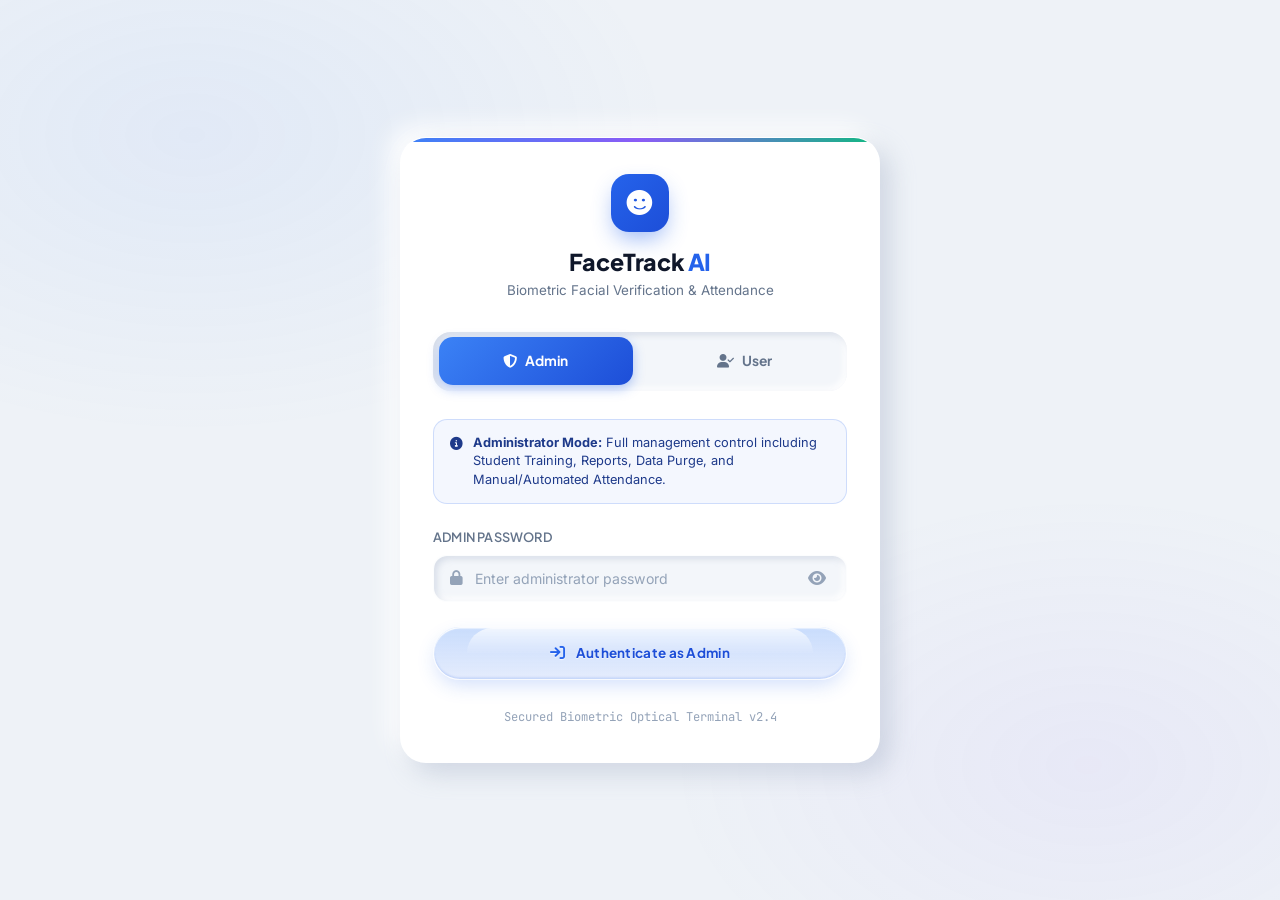
<file: templates/login.html>
<!DOCTYPE html>
<html lang="en">

<head>
    <meta charset="UTF-8">
    <meta name="viewport" content="width=device-width, initial-scale=1.0">
    <title>Login | FaceTrack AI Biometric Access</title>

    <!-- Google Fonts -->
    <link rel="preconnect" href="https://fonts.googleapis.com">
    <link rel="preconnect" href="https://fonts.gstatic.com" crossorigin>
    <link href="https://fonts.googleapis.com/css2?family=Plus+Jakarta+Sans:wght@400;500;600;700;800&family=Inter:wght@400;500;600;700&family=JetBrains+Mono:wght@500;600&display=swap" rel="stylesheet">

    <!-- Font Awesome -->
    <link rel="stylesheet" href="https://cdnjs.cloudflare.com/ajax/libs/font-awesome/6.4.0/css/all.min.css">

    <!-- Bootstrap 5.3 -->
    <link href="https://cdn.jsdelivr.net/npm/bootstrap@5.3.0/dist/css/bootstrap.min.css" rel="stylesheet">

    <!-- Neumorphic & Frosted Glass Styles -->
    <link rel="stylesheet" href="/static/style.css?v=ambient_v2">
    <link rel="stylesheet" href="/static/glass-theme.css?v=ambient_v2">

    <!-- jQuery -->
    <script src="https://cdnjs.cloudflare.com/ajax/libs/jquery/3.6.0/jquery.min.js"></script>

    <style>
        .login-page-container {
            min-height: 100vh;
            display: flex;
            align-items: center;
            justify-content: center;
            padding: 1.5rem;
            position: relative;
            z-index: 1;
        }

        .login-card {
            width: 100%;
            max-width: 480px;
            background: #ffffff;
            border-radius: var(--radius-card);
            box-shadow: var(--neu-shadow);
            border: 1px solid rgba(255, 255, 255, 0.95);
            padding: 2.25rem 2rem;
            transition: all 0.3s cubic-bezier(0.34, 1.56, 0.64, 1);
            position: relative;
            overflow: hidden;
        }

        .login-card::before {
            content: '';
            position: absolute;
            top: 0;
            left: 0;
            right: 0;
            height: 4px;
            background: linear-gradient(90deg, #3b82f6, #8b5cf6, #10b981);
        }

        .login-header {
            text-align: center;
            margin-bottom: 2rem;
        }

        .login-brand-icon {
            width: 58px;
            height: 58px;
            border-radius: 18px;
            background: linear-gradient(135deg, #2563eb 0%, #1d4ed8 100%);
            display: inline-flex;
            align-items: center;
            justify-content: center;
            color: #ffffff;
            font-size: 1.6rem;
            box-shadow: 0 10px 22px -4px rgba(37, 99, 235, 0.45);
            margin-bottom: 1rem;
        }

        .login-title {
            font-family: var(--font-heading);
            font-size: 1.45rem;
            font-weight: 800;
            color: #0f172a;
            margin-bottom: 0.25rem;
            letter-spacing: -0.4px;
        }

        .login-subtitle {
            font-family: var(--font-body);
            font-size: 0.84rem;
            color: var(--text-muted);
        }

        /* Role Selector Tabs */
        .role-selector-group {
            display: grid;
            grid-template-columns: 1fr 1fr;
            gap: 0.85rem;
            margin-bottom: 1.75rem;
            padding: 0.35rem;
            background: var(--neu-surface);
            border-radius: 18px;
            box-shadow: var(--neu-inset);
        }

        .role-tab-btn {
            border: none;
            outline: none;
            padding: 0.85rem 1rem;
            border-radius: 14px;
            background: transparent;
            font-family: var(--font-heading);
            font-size: 0.86rem;
            font-weight: 700;
            color: var(--text-muted);
            display: flex;
            align-items: center;
            justify-content: center;
            gap: 0.5rem;
            cursor: pointer;
            transition: all 0.25s cubic-bezier(0.34, 1.56, 0.64, 1);
        }

        .role-tab-btn:hover {
            color: var(--text-main);
        }

        .role-tab-btn.active {
            background: #ffffff;
            color: #0f172a;
            box-shadow: 0 4px 14px rgba(0, 0, 0, 0.08);
        }

        .role-tab-btn.active.admin-active {
            color: #2563eb;
        }

        .role-tab-btn.active.user-active {
            color: #059669;
        }

        /* Role Description Banner */
        .role-info-banner {
            background: rgba(37, 99, 235, 0.05);
            border: 1px solid rgba(37, 99, 235, 0.18);
            border-radius: 14px;
            padding: 0.85rem 1rem;
            font-size: 0.8rem;
            color: #1e3a8a;
            margin-bottom: 1.5rem;
            display: flex;
            align-items: flex-start;
            gap: 0.65rem;
            line-height: 1.45;
        }

        .role-info-banner.user-banner {
            background: rgba(16, 185, 129, 0.05);
            border-color: rgba(16, 185, 129, 0.2);
            color: #065f46;
        }

        /* Password Input Area */
        .password-group {
            margin-bottom: 1.5rem;
            transition: all 0.3s ease;
        }

        .pw-toggle-btn {
            background: transparent;
            border: none;
            color: var(--text-dim);
            cursor: pointer;
            padding: 0 0.25rem;
            transition: color 0.2s ease;
        }

        .pw-toggle-btn:hover {
            color: var(--text-main);
        }

        /* Alert Box */
        .login-alert {
            display: none;
            padding: 0.75rem 1rem;
            border-radius: 12px;
            font-size: 0.82rem;
            font-weight: 500;
            margin-bottom: 1.25rem;
            animation: alertShake 0.35s ease;
        }

        .login-alert.alert-error {
            background: rgba(244, 63, 94, 0.1);
            border: 1px solid rgba(244, 63, 94, 0.3);
            color: #e11d48;
        }

        @keyframes alertShake {
            0%, 100% { transform: translateX(0); }
            20%, 60% { transform: translateX(-6px); }
            40%, 80% { transform: translateX(6px); }
        }

        .login-footer-note {
            text-align: center;
            font-size: 0.76rem;
            color: var(--text-dim);
            margin-top: 1.75rem;
            font-family: var(--font-mono);
        }
    </style>
</head>

<body>
    <!-- Ambient Background Glow -->
    <div class="bg-grid"></div>

    <div class="login-page-container">
        <div class="login-card">
            
            <!-- Brand Logo & Header -->
            <div class="login-header">
                <div class="login-brand-icon">
                    <i class="fa-solid fa-face-smile"></i>
                </div>
                <h1 class="login-title">FaceTrack <span style="color: #2563eb;">AI</span></h1>
                <p class="login-subtitle">Biometric Facial Verification & Attendance</p>
            </div>

            <!-- Role Selector -->
            <div class="role-selector-group">
                <button type="button" class="role-tab-btn active admin-active" id="tab_admin" data-role="admin">
                    <i class="fa-solid fa-shield-halved"></i> Admin
                </button>
                <button type="button" class="role-tab-btn" id="tab_user" data-role="user">
                    <i class="fa-solid fa-user-check"></i> User
                </button>
            </div>

            <!-- Alert Message Box -->
            <div id="login_alert" class="login-alert alert-error">
                <i class="fa-solid fa-triangle-exclamation me-1"></i> <span id="alert_text"></span>
            </div>

            <!-- Admin Form Section -->
            <div id="admin_section">
                <div class="role-info-banner">
                    <i class="fa-solid fa-circle-info mt-1"></i>
                    <div>
                        <strong>Administrator Mode:</strong> Full management control including Student Training, Reports, Data Purge, and Manual/Automated Attendance.
                    </div>
                </div>

                <div class="password-group">
                    <label class="input-label mb-2">ADMIN PASSWORD</label>
                    <div class="neu-input-wrapper">
                        <i class="fa-solid fa-lock input-icon"></i>
                        <input type="password" id="admin_password" placeholder="Enter administrator password" class="neu-input" autocomplete="current-password">
                        <button type="button" id="toggle_pw" class="pw-toggle-btn" title="Show/Hide Password">
                            <i class="fa-solid fa-eye" id="pw_eye_icon"></i>
                        </button>
                    </div>
                </div>

                <button type="button" id="btn_login_admin" class="neu-btn neu-btn-primary w-100 py-3">
                    <i class="fa-solid fa-arrow-right-to-bracket btn-icon"></i>
                    <span class="btn-label">Authenticate as Admin</span>
                </button>
            </div>

            <!-- User Form Section -->
            <div id="user_section" style="display: none;">
                <div class="role-info-banner user-banner">
                    <i class="fa-solid fa-circle-check mt-1"></i>
                    <div>
                        <strong>User Attendance Mode:</strong> Dedicated single-feature access for taking attendance. Face matches <strong>&gt; 80%</strong> will record attendance automatically.
                    </div>
                </div>

                <button type="button" id="btn_login_user" class="neu-btn neu-btn-success w-100 py-3">
                    <i class="fa-solid fa-id-badge btn-icon"></i>
                    <span class="btn-label">Enter Attendance Portal</span>
                </button>
            </div>

            <div class="login-footer-note">
                Secured Biometric Optical Terminal v2.4
            </div>

        </div>
    </div>

    <!-- Ambient Cursor Glow & Interaction Logic -->
    <script>
        $(document).ready(function() {
            var selectedRole = 'admin';

            // Role Toggle
            $('#tab_admin').click(function() {
                selectedRole = 'admin';
                $(this).addClass('active admin-active');
                $('#tab_user').removeClass('active user-active');
                $('#admin_section').slideDown(200);
                $('#user_section').slideUp(200);
                $('#login_alert').hide();
                $('#admin_password').focus();
            });

            $('#tab_user').click(function() {
                selectedRole = 'user';
                $(this).addClass('active user-active');
                $('#tab_admin').removeClass('active admin-active');
                $('#user_section').slideDown(200);
                $('#admin_section').slideUp(200);
                $('#login_alert').hide();
            });

            // Password reveal toggle
            $('#toggle_pw').click(function() {
                var input = $('#admin_password');
                var icon = $('#pw_eye_icon');
                if (input.attr('type') === 'password') {
                    input.attr('type', 'text');
                    icon.removeClass('fa-eye').addClass('fa-eye-slash');
                } else {
                    input.attr('type', 'password');
                    icon.removeClass('fa-eye-slash').addClass('fa-eye');
                }
            });

            // Submit Admin Login
            function submitAdminLogin() {
                var pw = $('#admin_password').val().trim();
                if (!pw) {
                    $('#alert_text').text('Please enter the administrator password.');
                    $('#login_alert').stop(true, true).slideDown(150);
                    $('#admin_password').focus();
                    return;
                }

                var btn = $('#btn_login_admin');
                btn.addClass('pressed').prop('disabled', true);
                $('#login_alert').hide();

                $.ajax({
                    url: '/login',
                    type: 'POST',
                    contentType: 'application/json',
                    data: JSON.stringify({ role: 'admin', password: pw }),
                    success: function(res) {
                        btn.removeClass('pressed').prop('disabled', false);
                        if (res.status === 'success') {
                            window.location.href = res.redirect || '/';
                        } else {
                            $('#alert_text').text(res.message || 'Incorrect password.');
                            $('#login_alert').stop(true, true).slideDown(150);
                            $('#admin_password').select().focus();
                        }
                    },
                    error: function() {
                        btn.removeClass('pressed').prop('disabled', false);
                        $('#alert_text').text('Server communication error. Please try again.');
                        $('#login_alert').stop(true, true).slideDown(150);
                    }
                });
            }

            // Submit User Login
            function submitUserLogin() {
                var btn = $('#btn_login_user');
                btn.addClass('pressed').prop('disabled', true);

                $.ajax({
                    url: '/login',
                    type: 'POST',
                    contentType: 'application/json',
                    data: JSON.stringify({ role: 'user' }),
                    success: function(res) {
                        if (res.status === 'success') {
                            window.location.href = res.redirect || '/';
                        }
                    },
                    error: function() {
                        btn.removeClass('pressed').prop('disabled', false);
                        $('#alert_text').text('Error entering user portal.');
                        $('#login_alert').stop(true, true).slideDown(150);
                    }
                });
            }

            $('#btn_login_admin').click(submitAdminLogin);
            $('#btn_login_user').click(submitUserLogin);

            $('#admin_password').keypress(function(e) {
                if (e.which === 13) {
                    submitAdminLogin();
                }
            });

            // Ambient Mouse Glow
            var $ambientGlow = $('<div id="ambient-cursor-glow" class="ambient-cursor-glow"></div>');
            $('body').append($ambientGlow);

            var targetX = -999, targetY = -999, currentX = -999, currentY = -999;
            var isGlowActive = false;

            function updateAmbientCursor() {
                if (isGlowActive) {
                    currentX += (targetX - currentX) * 0.22;
                    currentY += (targetY - currentY) * 0.22;
                    $ambientGlow.css('transform', 'translate3d(' + currentX + 'px, ' + currentY + 'px, 0)');
                }
                requestAnimationFrame(updateAmbientCursor);
            }
            requestAnimationFrame(updateAmbientCursor);

            $(window).on('mousemove', function(e) {
                targetX = e.clientX;
                targetY = e.clientY;
                if (!isGlowActive) {
                    currentX = targetX;
                    currentY = targetY;
                    $ambientGlow.css('opacity', '1');
                    isGlowActive = true;
                }
            });

            $(window).on('mouseleave', function() {
                $ambientGlow.css('opacity', '0');
                isGlowActive = false;
            });

            // Button Ripple
            $(document).on('pointerdown', '.neu-btn', function(e) {
                if (e.which === 3) return;
                var btn = $(this);
                var offset = btn.offset();
                var relX = e.pageX - offset.left;
                var relY = e.pageY - offset.top;

                var $ripple = $('<span class="btn-ripple"></span>');
                $ripple.css({ left: relX + 'px', top: relY + 'px' });
                btn.append($ripple);
                setTimeout(function() { $ripple.remove(); }, 580);
            });
        });
    </script>
</body>

</html>
</file>
<file: static/style.css>
/* ==========================================================================
   Face Track AI - Minimalist Neumorphism (img1) + Frosted Glassmorphism (img2)
   ========================================================================== */

@import url('https://fonts.googleapis.com/css2?family=Plus+Jakarta+Sans:wght@400;500;600;700;800&family=Inter:wght@400;500;600&family=JetBrains+Mono:wght@400;500;600&display=swap');

:root {
    /* Canvas & Surfaces (Image 1 Minimalist Neumorphism) */
    --bg-canvas: #eef2f7;
    --neu-surface: #f3f6fa;
    --neu-card-bg: #ffffff;

    /* Neumorphic Diffused Dual Shadows */
    --neu-shadow: 10px 10px 24px rgba(166, 178, 200, 0.45), -10px -10px 24px #ffffff;
    --neu-shadow-hover: 14px 14px 30px rgba(166, 178, 200, 0.55), -14px -14px 30px #ffffff;
    --neu-shadow-sm: 5px 5px 12px rgba(166, 178, 200, 0.35), -5px -5px 12px #ffffff;
    --neu-inset: inset 3px 3px 6px rgba(166, 178, 200, 0.35), inset -3px -3px 6px #ffffff;
    --neu-inset-deep: inset 4px 4px 8px rgba(166, 178, 200, 0.42), inset -4px -4px 8px #ffffff;

    /* Accents (Clean Electric Blue & Modern Tones) */
    --accent-blue: #2563eb;
    --accent-blue-gradient: linear-gradient(135deg, #3b82f6 0%, #1d4ed8 100%);
    --accent-emerald: #10b981;
    --accent-emerald-gradient: linear-gradient(135deg, #10b981 0%, #059669 100%);
    --accent-purple: #8b5cf6;
    --accent-purple-gradient: linear-gradient(135deg, #a855f7 0%, #7c3aed 100%);
    --accent-rose: #f43f5e;
    --accent-rose-gradient: linear-gradient(135deg, #fb7185 0%, #e11d48 100%);
    --accent-amber: #f59e0b;

    /* Frosted Glassmorphism Tokens (Image 2) */
    --glass-bg: rgba(255, 255, 255, 0.72);
    --glass-bg-dark: rgba(20, 24, 38, 0.78);
    --glass-border: 1px solid rgba(255, 255, 255, 0.85);
    --glass-border-subtle: 1px solid rgba(255, 255, 255, 0.4);
    --glass-blur: blur(28px) saturate(190%);
    --glass-shadow: 0 24px 48px -12px rgba(37, 99, 235, 0.18), 0 8px 24px rgba(0, 0, 0, 0.05);
    --glass-glow: 0 0 32px rgba(59, 130, 246, 0.22);

    /* Text Colors */
    --text-main: #1e293b;
    --text-muted: #64748b;
    --text-dim: #94a3b8;

    /* Radii */
    --radius-pill: 50px;
    --radius-card: 26px;
    --radius-control: 14px;

    /* Typography */
    --font-heading: 'Plus Jakarta Sans', sans-serif;
    --font-body: 'Inter', sans-serif;
    --font-mono: 'JetBrains Mono', monospace;
}

/* Global Reset & Canvas */
* {
    box-sizing: border-box;
    margin: 0;
    padding: 0;
}

body {
    background-color: var(--bg-canvas);
    color: var(--text-main);
    font-family: var(--font-body);
    min-height: 100vh;
    overflow-x: hidden;
    position: relative;
    -webkit-font-smoothing: antialiased;
}

/* Soft Ambient Gradient Lighting Behind Canvas */
.bg-grid {
    position: fixed;
    top: 0;
    left: 0;
    width: 100vw;
    height: 100vh;
    pointer-events: none;
    z-index: 0;
    background: radial-gradient(800px 500px at 15% 15%, rgba(59, 130, 246, 0.07), transparent 60%),
                radial-gradient(700px 450px at 85% 85%, rgba(139, 92, 246, 0.06), transparent 60%);
}

/* ==========================================================================
   Ambient Mouse Pointer & Click Effects
   ========================================================================== */
.ambient-cursor-glow {
    position: fixed;
    top: 0;
    left: 0;
    width: 380px;
    height: 380px;
    margin-left: -190px;
    margin-top: -190px;
    border-radius: 50%;
    background: radial-gradient(circle, rgba(59, 130, 246, 0.12) 0%, rgba(139, 92, 246, 0.05) 40%, rgba(59, 130, 246, 0.015) 60%, transparent 72%);
    pointer-events: none;
    z-index: 9998;
    opacity: 0;
    transition: opacity 0.35s ease, width 0.3s cubic-bezier(0.34, 1.56, 0.64, 1), height 0.3s cubic-bezier(0.34, 1.56, 0.64, 1), margin 0.3s cubic-bezier(0.34, 1.56, 0.64, 1);
    transform: translate3d(-999px, -999px, 0);
    will-change: transform;
}

.ambient-cursor-glow.active-hover {
    width: 460px;
    height: 460px;
    margin-left: -230px;
    margin-top: -230px;
    background: radial-gradient(circle, rgba(37, 99, 235, 0.16) 0%, rgba(168, 85, 247, 0.08) 45%, rgba(59, 130, 246, 0.02) 65%, transparent 75%);
}

.app-wrapper {
    position: relative;
    z-index: 1;
    max-width: 1440px;
    margin: 0 auto;
    padding: 1.25rem 1rem;
}

/* ==========================================================================
   Header - Clean Minimalist Bar
   ========================================================================== */
.app-header {
    display: flex;
    justify-content: space-between;
    align-items: center;
    background: var(--neu-card-bg);
    box-shadow: var(--neu-shadow-sm);
    border-radius: var(--radius-pill);
    padding: 0.75rem 1.75rem;
    margin-bottom: 1.5rem;
    border: 1px solid rgba(255, 255, 255, 0.9);
}

.header-left {
    display: flex;
    align-items: center;
    gap: 1rem;
}

.brand-logo-chip {
    width: 44px;
    height: 44px;
    border-radius: 12px;
    background: var(--accent-blue-gradient);
    display: flex;
    align-items: center;
    justify-content: center;
    color: #ffffff;
    font-size: 1.25rem;
    box-shadow: 0 8px 18px rgba(37, 99, 235, 0.35);
}

.title-group {
    display: flex;
    flex-direction: column;
}

.brand-title {
    font-family: var(--font-heading);
    font-weight: 800;
    font-size: 1.35rem;
    letter-spacing: -0.5px;
    color: #0f172a;
    line-height: 1.15;
}

.brand-title .accent-text {
    background: var(--accent-blue-gradient);
    -webkit-background-clip: text;
    -webkit-text-fill-color: transparent;
}

.brand-subtitle {
    font-size: 0.76rem;
    font-weight: 500;
    color: var(--text-muted);
}

.header-right {
    display: flex;
    align-items: center;
    gap: 0.85rem;
}

/* Minimalist Pill Badges */
.status-badge {
    display: flex;
    align-items: center;
    gap: 0.5rem;
    padding: 0.45rem 1rem;
    border-radius: var(--radius-pill);
    background: var(--neu-surface);
    box-shadow: var(--neu-inset);
    font-family: var(--font-heading);
    font-size: 0.75rem;
    font-weight: 700;
    letter-spacing: 0.4px;
}

.status-dot {
    width: 8px;
    height: 8px;
    border-radius: 50%;
    background-color: var(--accent-emerald);
    box-shadow: 0 0 8px var(--accent-emerald);
}

.pulsing {
    animation: pulseGlow 2s infinite;
}

@keyframes pulseGlow {
    0%, 100% { opacity: 1; transform: scale(1); }
    50% { opacity: 0.45; transform: scale(0.85); }
}

.digital-clock {
    font-family: var(--font-mono);
    font-size: 0.85rem;
    font-weight: 600;
    padding: 0.45rem 1rem;
    border-radius: var(--radius-pill);
    background: var(--neu-surface);
    box-shadow: var(--neu-inset);
    color: var(--text-main);
}

/* ==========================================================================
   Neumorphic Minimalist Cards (img1)
   ========================================================================== */
.neu-card {
    background: var(--neu-card-bg);
    border-radius: var(--radius-card);
    box-shadow: var(--neu-shadow);
    padding: 1.75rem;
    border: 1px solid rgba(255, 255, 255, 0.95);
    transition: all 0.3s cubic-bezier(0.4, 0, 0.2, 1);
}

.main-console, .feed-console {
    min-height: 580px;
}

.console-section-header, .feed-header {
    padding-bottom: 0.85rem;
    margin-bottom: 1.25rem;
    border-bottom: 1px solid #f1f5f9;
}

.section-title {
    font-family: var(--font-heading);
    font-weight: 700;
    font-size: 0.95rem;
    letter-spacing: 0.3px;
    color: #0f172a;
    display: flex;
    align-items: center;
    gap: 0.6rem;
}

.accent-icon {
    color: var(--accent-blue);
    font-size: 1.05rem;
}

/* ==========================================================================
   Inputs - Soft Inset Sinks (img1)
   ========================================================================== */
.input-label {
    display: block;
    font-family: var(--font-heading);
    font-size: 0.8rem;
    font-weight: 600;
    color: var(--text-muted);
    letter-spacing: 0.2px;
}

.neu-input-wrapper {
    position: relative;
    background: var(--neu-surface);
    box-shadow: var(--neu-inset);
    border-radius: var(--radius-control);
    padding: 0.65rem 1rem;
    display: flex;
    align-items: center;
    gap: 0.75rem;
    border: 1px solid rgba(255, 255, 255, 0.8);
    transition: all 0.25s ease;
}

.neu-input-wrapper:focus-within {
    box-shadow: var(--neu-inset-deep), 0 0 0 2px rgba(37, 99, 235, 0.2);
    border-color: rgba(37, 99, 235, 0.4);
}

.input-icon {
    color: var(--text-dim);
    font-size: 0.9rem;
    transition: color 0.2s ease;
}

.neu-input-wrapper:focus-within .input-icon {
    color: var(--accent-blue);
}

.neu-input {
    background: transparent;
    border: none;
    outline: none;
    width: 100%;
    color: var(--text-main);
    font-family: var(--font-body);
    font-size: 0.88rem;
    font-weight: 500;
}

.neu-input::placeholder {
    color: var(--text-dim);
    font-weight: 400;
}

/* ==========================================================================
   Action Buttons - Soft Elevated Neumorphic with Color Gradients (img1)
   ========================================================================== */
.neu-btn {
    position: relative;
    display: inline-flex;
    align-items: center;
    justify-content: center;
    gap: 0.65rem;
    padding: 0.85rem 1.4rem;
    border-radius: 999px !important;
    background: linear-gradient(180deg, rgba(255, 255, 255, 0.5) 0%, rgba(255, 255, 255, 0.18) 100%);
    backdrop-filter: blur(16px) saturate(180%);
    -webkit-backdrop-filter: blur(16px) saturate(180%);
    color: var(--text-main);
    font-family: var(--font-heading);
    font-size: 0.84rem;
    font-weight: 700;
    letter-spacing: 0.3px;
    border: 1.5px solid rgba(255, 255, 255, 0.85) !important;
    box-shadow: inset 0 1.5px 1px rgba(255, 255, 255, 0.95),
                inset 0 -1.5px 2px rgba(255, 255, 255, 0.25),
                0 8px 20px -4px rgba(0, 0, 0, 0.08);
    cursor: pointer;
    transition: transform 0.22s cubic-bezier(0.34, 1.56, 0.64, 1), box-shadow 0.22s ease, filter 0.2s ease;
    outline: none;
    overflow: hidden;
    user-select: none;
    -webkit-user-select: none;
}

/* Glass Specular Top Highlight Glint - Image Inspired */
.neu-btn::before {
    content: '';
    position: absolute;
    top: 1px;
    left: 8%;
    right: 8%;
    height: 48%;
    background: linear-gradient(180deg, rgba(255, 255, 255, 0.75) 0%, rgba(255, 255, 255, 0.04) 100%);
    border-radius: 999px 999px 0 0;
    pointer-events: none;
    z-index: 1;
}

.neu-btn .btn-label, 
.neu-btn .btn-icon {
    position: relative;
    z-index: 2;
    text-shadow: 0 1px 1px rgba(255, 255, 255, 0.7);
    transition: transform 0.2s cubic-bezier(0.34, 1.56, 0.64, 1);
}

.neu-btn:hover {
    transform: translateY(-2.5px) scale(1.018);
    box-shadow: inset 0 2px 2px #ffffff,
                0 14px 28px -4px rgba(0, 0, 0, 0.12);
    filter: brightness(1.04);
}

.neu-btn:hover .btn-icon {
    transform: scale(1.12);
}

.neu-btn.pressed, .neu-btn:active {
    transform: translateY(1.5px) scale(0.965) !important;
    box-shadow: inset 0 3px 6px rgba(0, 0, 0, 0.15) !important;
    transition: transform 0.08s ease, box-shadow 0.08s ease !important;
}

/* Button Material Glass Ripple */
.btn-ripple {
    position: absolute;
    border-radius: 50%;
    background: radial-gradient(circle, rgba(255, 255, 255, 0.75) 0%, rgba(255, 255, 255, 0.15) 70%, transparent 100%);
    pointer-events: none;
    transform: translate(-50%, -50%) scale(0);
    animation: btnRippleAnim 0.55s cubic-bezier(0.12, 0.8, 0.3, 1) forwards;
    z-index: 3;
}

@keyframes btnRippleAnim {
    0% {
        width: 0;
        height: 0;
        opacity: 0.9;
        transform: translate(-50%, -50%) scale(0);
    }
    100% {
        width: 260px;
        height: 260px;
        opacity: 0;
        transform: translate(-50%, -50%) scale(1);
    }
}

.btn-icon {
    font-size: 0.95rem;
}

/* --------------------------------------------------------------------------
   Lighter Shade Glass Button Variants (Preserving Distinct Colors)
   -------------------------------------------------------------------------- */

/* 1. Train Image (Lighter Blue Glass) */
.neu-btn-primary {
    background: linear-gradient(180deg, rgba(59, 130, 246, 0.28) 0%, rgba(37, 99, 235, 0.12) 100%) !important;
    color: #1d4ed8 !important;
    border: 1.5px solid rgba(255, 255, 255, 0.85) !important;
    box-shadow: inset 0 1.5px 1px rgba(255, 255, 255, 0.95),
                inset 0 -1.5px 2px rgba(37, 99, 235, 0.18),
                0 8px 20px -4px rgba(37, 99, 235, 0.22) !important;
}

.neu-btn-primary .btn-icon {
    color: #2563eb !important;
}

.neu-btn-primary:hover {
    background: linear-gradient(180deg, rgba(59, 130, 246, 0.38) 0%, rgba(37, 99, 235, 0.18) 100%) !important;
    box-shadow: inset 0 2px 2px #ffffff,
                0 14px 28px -4px rgba(37, 99, 235, 0.3) !important;
}

/* 2. Take Attendance (Lighter Emerald Green Glass) */
.neu-btn-success {
    background: linear-gradient(180deg, rgba(16, 185, 129, 0.28) 0%, rgba(5, 150, 105, 0.12) 100%) !important;
    color: #047857 !important;
    border: 1.5px solid rgba(255, 255, 255, 0.85) !important;
    box-shadow: inset 0 1.5px 1px rgba(255, 255, 255, 0.95),
                inset 0 -1.5px 2px rgba(5, 150, 105, 0.18),
                0 8px 20px -4px rgba(16, 185, 129, 0.22) !important;
}

.neu-btn-success .btn-icon {
    color: #059669 !important;
}

.neu-btn-success:hover {
    background: linear-gradient(180deg, rgba(16, 185, 129, 0.38) 0%, rgba(5, 150, 105, 0.18) 100%) !important;
    box-shadow: inset 0 2px 2px #ffffff,
                0 14px 28px -4px rgba(16, 185, 129, 0.3) !important;
}

/* 3. Send Report (Lighter Purple Glass) */
.neu-btn-info {
    background: linear-gradient(180deg, rgba(168, 85, 247, 0.28) 0%, rgba(126, 34, 206, 0.12) 100%) !important;
    color: #6b21a8 !important;
    border: 1.5px solid rgba(255, 255, 255, 0.85) !important;
    box-shadow: inset 0 1.5px 1px rgba(255, 255, 255, 0.95),
                inset 0 -1.5px 2px rgba(126, 34, 206, 0.18),
                0 8px 20px -4px rgba(168, 85, 247, 0.22) !important;
}

.neu-btn-info .btn-icon {
    color: #7c3aed !important;
}

.neu-btn-info:hover {
    background: linear-gradient(180deg, rgba(168, 85, 247, 0.38) 0%, rgba(126, 34, 206, 0.18) 100%) !important;
    box-shadow: inset 0 2px 2px #ffffff,
                0 14px 28px -4px rgba(168, 85, 247, 0.3) !important;
}

/* 4. Reset Data (Lighter Rose / Red Glass) */
.neu-btn-danger {
    background: linear-gradient(180deg, rgba(244, 63, 94, 0.24) 0%, rgba(225, 29, 72, 0.1) 100%) !important;
    color: #be123c !important;
    border: 1.5px solid rgba(255, 255, 255, 0.85) !important;
    box-shadow: inset 0 1.5px 1px rgba(255, 255, 255, 0.95),
                inset 0 -1.5px 2px rgba(225, 29, 72, 0.16),
                0 8px 20px -4px rgba(244, 63, 94, 0.2) !important;
}

.neu-btn-danger .btn-icon {
    color: #e11d48 !important;
}

.neu-btn-danger:hover {
    background: linear-gradient(180deg, rgba(244, 63, 94, 0.34) 0%, rgba(225, 29, 72, 0.16) 100%) !important;
    box-shadow: inset 0 2px 2px #ffffff,
                0 14px 28px -4px rgba(244, 63, 94, 0.28) !important;
}

/* 5. Download Attendance CSV (Lighter Clean Frosted Glass) */
.neu-btn-secondary {
    background: linear-gradient(180deg, rgba(255, 255, 255, 0.75) 0%, rgba(255, 255, 255, 0.3) 100%) !important;
    color: #1e293b !important;
    border: 1.5px solid rgba(255, 255, 255, 0.9) !important;
    box-shadow: inset 0 1.5px 1px rgba(255, 255, 255, 1),
                0 8px 20px -4px rgba(0, 0, 0, 0.06) !important;
}

.neu-btn-secondary .btn-icon {
    color: #2563eb !important;
}

.neu-btn-secondary:hover {
    background: linear-gradient(180deg, rgba(255, 255, 255, 0.9) 0%, rgba(255, 255, 255, 0.45) 100%) !important;
    box-shadow: inset 0 2px 2px #ffffff,
                0 12px 26px -4px rgba(0, 0, 0, 0.1) !important;
}

/* ==========================================================================
   Biometric Confirmation Card - Frosted Glassmorphic Toast (img2)
   ========================================================================== */
.confirmation-card-glass,
.confirmation-toast-glass {
    background: var(--glass-bg) !important;
    backdrop-filter: var(--glass-blur);
    -webkit-backdrop-filter: var(--glass-blur);
    border: var(--glass-border) !important;
    border-radius: 20px !important;
    box-shadow: var(--glass-shadow), var(--glass-glow) !important;
    padding: 1rem 1.25rem !important;
    position: relative;
    overflow: hidden;
    transition: transform 0.35s cubic-bezier(0.34, 1.56, 0.64, 1), box-shadow 0.3s ease, opacity 0.3s ease;
}

.confirmation-toast-glass.animating-in {
    animation: toastSpringPop 0.45s cubic-bezier(0.34, 1.56, 0.64, 1) forwards;
}

@keyframes toastSpringPop {
    0% {
        opacity: 0;
        transform: scale(0.92) translateY(-16px);
    }
    60% {
        opacity: 1;
        transform: scale(1.025) translateY(2px);
    }
    100% {
        opacity: 1;
        transform: scale(1) translateY(0);
    }
}

.confirmation-toast-glass:hover {
    box-shadow: 0 20px 40px rgba(37, 99, 235, 0.2), 0 0 25px rgba(59, 130, 246, 0.25) !important;
    transform: translateY(-2px);
}

.confirm-avatar-wrapper {
    width: 64px;
    height: 64px;
    border-radius: 14px;
    overflow: hidden;
    background: #e2e8f0;
    box-shadow: var(--neu-inset);
    border: 2px solid #ffffff;
    flex-shrink: 0;
    transition: transform 0.3s cubic-bezier(0.34, 1.56, 0.64, 1);
}

.confirmation-toast-glass:hover .confirm-avatar-wrapper {
    transform: scale(1.06) rotate(-2deg);
}

/* ==========================================================================
   Activity / Terminal Console - Sleek Modern Log
   ========================================================================== */
.terminal-section {
    border-top: 1px solid #f1f5f9;
    padding-top: 1rem;
}

.terminal-header {
    margin-bottom: 0.5rem;
}

.terminal-title {
    font-family: var(--font-heading);
    font-size: 0.75rem;
    font-weight: 700;
    color: var(--text-muted);
    letter-spacing: 0.3px;
}

.crt-screen {
    background: var(--neu-surface);
    box-shadow: var(--neu-inset);
    border-radius: var(--radius-control);
    padding: 0.85rem 1.1rem;
    border: 1px solid rgba(255, 255, 255, 0.9);
}

.message-box {
    font-family: var(--font-mono);
    font-size: 0.82rem;
    color: var(--text-muted);
    line-height: 1.5;
    word-break: break-word;
}

/* ==========================================================================
   Right Video Feed Container
   ========================================================================== */
.feed-hud-tags {
    display: flex;
    gap: 0.5rem;
}

.feed-tag {
    font-family: var(--font-mono);
    font-size: 0.72rem;
    font-weight: 600;
    padding: 0.25rem 0.65rem;
    border-radius: var(--radius-pill);
    background: var(--neu-surface);
    box-shadow: var(--neu-inset);
    color: var(--text-muted);
}

.live-tag {
    color: var(--accent-emerald);
    display: flex;
    align-items: center;
    gap: 0.35rem;
}

.live-tag i {
    font-size: 0.5rem;
}

.video-feed-wrapper {
    background: var(--neu-surface);
    box-shadow: var(--neu-inset-deep);
    border-radius: 20px;
    padding: 0.75rem;
    border: 1px solid rgba(255, 255, 255, 0.8);
    display: flex;
    align-items: center;
    justify-content: center;
    overflow: hidden;
    position: relative;
    min-height: 380px;
}

.video-feed img {
    max-width: 100%;
    max-height: 420px;
    border-radius: 14px;
    box-shadow: 0 10px 24px rgba(0, 0, 0, 0.08);
    object-fit: contain;
}

.video-scanline {
    display: none !important;
}

.feed-footer {
    display: flex;
    justify-content: space-between;
    align-items: center;
    margin-top: 1rem;
    padding-top: 0.75rem;
    border-top: 1px solid #f1f5f9;
}

.hud-meta {
    font-family: var(--font-mono);
    font-size: 0.75rem;
    color: var(--text-dim);
}

/* ==========================================================================
   Role Badges, Switcher & User Mode Controls
   ========================================================================== */
.role-control-group {
    display: flex;
    align-items: center;
}

.role-pill {
    display: inline-flex;
    align-items: center;
    gap: 0.45rem;
    padding: 0.45rem 0.9rem;
    border-radius: var(--radius-pill);
    font-family: var(--font-heading);
    font-size: 0.72rem;
    font-weight: 800;
    letter-spacing: 0.05em;
    text-transform: uppercase;
    transition: all 0.3s cubic-bezier(0.4, 0, 0.2, 1);
    box-shadow: var(--neu-shadow-sm);
}

.role-pill-admin {
    background: linear-gradient(135deg, rgba(37, 99, 235, 0.12), rgba(59, 130, 246, 0.05));
    color: #1d4ed8;
    border: 1px solid rgba(37, 99, 235, 0.3);
}

.role-pill-user {
    background: linear-gradient(135deg, rgba(16, 185, 129, 0.12), rgba(5, 150, 105, 0.05));
    color: #047857;
    border: 1px solid rgba(16, 185, 129, 0.3);
}

.neu-btn-switch-sm, .neu-btn-logout-sm {
    display: inline-flex;
    align-items: center;
    gap: 0.4rem;
    padding: 0.45rem 0.85rem !important;
    font-size: 0.75rem !important;
    font-weight: 700 !important;
    border-radius: var(--radius-pill) !important;
    background: var(--neu-surface) !important;
    color: var(--text-main) !important;
    text-decoration: none !important;
    box-shadow: var(--neu-shadow-sm) !important;
    border: 1px solid rgba(255, 255, 255, 0.8) !important;
    cursor: pointer;
    transition: all 0.25s ease !important;
}

.neu-btn-switch-sm:hover, .neu-btn-logout-sm:hover {
    transform: translateY(-1px);
    box-shadow: var(--neu-shadow-hover) !important;
    color: var(--accent-blue) !important;
}

.neu-btn-logout-sm:hover {
    color: var(--accent-rose) !important;
}

/* User Mode Banner Notice */
.user-mode-alert {
    display: flex;
    align-items: flex-start;
    gap: 1rem;
    padding: 1rem 1.25rem;
    border-radius: 18px;
    background: linear-gradient(135deg, rgba(16, 185, 129, 0.08) 0%, rgba(37, 99, 235, 0.05) 100%);
    border: 1px solid rgba(16, 185, 129, 0.25);
    box-shadow: 0 4px 18px rgba(16, 185, 129, 0.08);
}

.user-mode-badge-icon {
    width: 42px;
    height: 42px;
    border-radius: 12px;
    background: linear-gradient(135deg, #10b981 0%, #059669 100%);
    color: #ffffff;
    display: flex;
    align-items: center;
    justify-content: center;
    font-size: 1.15rem;
    flex-shrink: 0;
    box-shadow: 0 4px 12px rgba(16, 185, 129, 0.35);
}

.user-mode-title {
    font-family: var(--font-heading);
    font-size: 0.92rem;
    font-weight: 800;
    color: #065f46;
    margin-bottom: 0.2rem;
}

.user-mode-desc {
    font-size: 0.8rem;
    color: var(--text-muted);
    line-height: 1.4;
}

.auto-scan-indicator {
    display: inline-flex;
    align-items: center;
    gap: 0.4rem;
    font-size: 0.76rem;
    font-weight: 700;
    color: #047857;
    background: rgba(16, 185, 129, 0.12);
    padding: 0.2rem 0.6rem;
    border-radius: 50px;
    border: 1px solid rgba(16, 185, 129, 0.2);
}

.auto-scan-indicator i {
    animation: pulse-bolt 1.5s infinite;
}

@keyframes pulse-bolt {
    0%, 100% { transform: scale(1); opacity: 1; }
    50% { transform: scale(1.25); opacity: 0.7; }
}

/* Switch Role Modal Tab Button States */
.role-tab-btn {
    transition: all 0.25s ease;
    color: var(--text-muted);
    background: transparent;
}

.role-tab-btn.active.admin-active {
    background: linear-gradient(135deg, #3b82f6 0%, #1d4ed8 100%) !important;
    color: #ffffff !important;
    box-shadow: 0 4px 12px rgba(37, 99, 235, 0.35);
}

.role-tab-btn.active.user-active {
    background: linear-gradient(135deg, #10b981 0%, #059669 100%) !important;
    color: #ffffff !important;
    box-shadow: 0 4px 12px rgba(16, 185, 129, 0.35);
}

/* ==========================================================================
   Modals - Pure Frosted Glassmorphism (Image 2)
   ========================================================================== */
.modal-backdrop {
    background-color: transparent !important;
}

.modal-backdrop.show {
    backdrop-filter: none !important;
    -webkit-backdrop-filter: none !important;
    background-color: transparent !important;
    opacity: 0 !important;
}

.glass-modal-content {
    background: var(--glass-bg) !important;
    backdrop-filter: var(--glass-blur) !important;
    -webkit-backdrop-filter: var(--glass-blur) !important;
    border: var(--glass-border) !important;
    border-radius: 28px !important;
    box-shadow: var(--glass-shadow), 0 0 50px rgba(59, 130, 246, 0.25) !important;
    color: var(--text-main);
    overflow: hidden;
}

/* Modal Inner Sub-panels */
.glass-subpanel {
    background: rgba(255, 255, 255, 0.55);
    backdrop-filter: blur(12px);
    border: 1px solid rgba(255, 255, 255, 0.75);
    border-radius: 18px;
    padding: 1.15rem;
    box-shadow: inset 0 1px 2px rgba(255, 255, 255, 0.6);
}

/* Responsive */
@media (max-width: 991px) {
    .app-header {
        flex-direction: column;
        gap: 0.75rem;
        text-align: center;
        border-radius: 20px;
    }
    .header-left {
        flex-direction: column;
    }
}
</file>
<file: static/glass-theme.css>
/* ==========================================================================
   Face Track AI - Crystal Clear Transparent Glassmorphism
   ========================================================================== */

/* --------------------------------------------------------------------------
   1. Clear Transparent Surroundings (No Fog, No Backdrop Blur)
   -------------------------------------------------------------------------- */
.modal-backdrop {
    background-color: transparent !important;
    pointer-events: none;
}

.modal-backdrop.show {
    background-color: transparent !important;
    backdrop-filter: none !important;
    -webkit-backdrop-filter: none !important;
    opacity: 0 !important;
}

.modal {
    background-color: transparent !important;
}

.modal.fade .modal-dialog {
    transform: scale(0.9) translateY(28px);
    transition: transform 0.38s cubic-bezier(0.34, 1.56, 0.64, 1), opacity 0.28s ease;
    opacity: 0;
}

.modal.show .modal-dialog {
    transform: scale(1) translateY(0);
    opacity: 1;
}

.modal.show .modal-content.clear-glass-modal {
    animation: modalGlassPop 0.45s cubic-bezier(0.34, 1.56, 0.64, 1) forwards;
}

@keyframes modalGlassPop {
    0% {
        box-shadow: 0 10px 30px rgba(0, 0, 0, 0.08);
        transform: scale(0.97);
    }
    50% {
        box-shadow: 0 35px 80px -10px rgba(37, 99, 235, 0.28), 0 0 35px rgba(59, 130, 246, 0.35);
        transform: scale(1.015);
    }
    100% {
        box-shadow: 0 25px 60px -10px rgba(0, 0, 0, 0.16);
        transform: scale(1);
    }
}

.modal-dialog {
    max-width: 480px;
    margin: 2.5rem auto;
    position: relative;
    z-index: 1055;
}

/* --------------------------------------------------------------------------
   2. Crystal Clear Transparent Glass Card
   -------------------------------------------------------------------------- */
.modal-content.clear-glass-modal {
    position: relative;
    background: linear-gradient(135deg, rgba(255, 255, 255, 0.16) 0%, rgba(255, 255, 255, 0.05) 100%) !important;
    backdrop-filter: blur(10px) saturate(170%) !important;
    -webkit-backdrop-filter: blur(10px) saturate(170%) !important;
    border: 1px solid rgba(255, 255, 255, 0.45) !important;
    border-radius: 28px !important;
    box-shadow: 0 25px 60px -10px rgba(0, 0, 0, 0.16),
                0 0 0 1px rgba(255, 255, 255, 0.25),
                inset 0 1.5px 1.5px rgba(255, 255, 255, 0.75),
                inset 0 -1px 2px rgba(0, 0, 0, 0.02) !important;
    padding: 2rem !important;
    color: #0f172a !important;
    overflow: hidden;
}

/* Specular Top Reflection Line */
.modal-content.clear-glass-modal::before {
    content: '';
    position: absolute;
    top: 0;
    left: 10%;
    right: 10%;
    height: 1px;
    background: linear-gradient(90deg, transparent, rgba(255, 255, 255, 0.9), transparent);
    pointer-events: none;
}

/* Clean Translucent Close Button */
.clear-glass-close {
    position: absolute;
    top: 1.25rem;
    right: 1.25rem;
    width: 32px;
    height: 32px;
    border-radius: 50%;
    background: rgba(255, 255, 255, 0.2);
    border: 1px solid rgba(255, 255, 255, 0.4);
    color: #1e293b;
    display: flex;
    align-items: center;
    justify-content: center;
    font-size: 0.85rem;
    cursor: pointer;
    backdrop-filter: blur(6px);
    -webkit-backdrop-filter: blur(6px);
    transition: all 0.2s ease;
    z-index: 10;
}

.clear-glass-close:hover {
    background: rgba(255, 255, 255, 0.45);
    color: #0f172a;
    transform: scale(1.06);
}

/* --------------------------------------------------------------------------
   3. Modal Header
   -------------------------------------------------------------------------- */
.clear-glass-header {
    margin-bottom: 1.5rem;
}

.clear-glass-title {
    font-family: 'Plus Jakarta Sans', sans-serif;
    font-size: 1.35rem;
    font-weight: 800;
    color: #0f172a;
    letter-spacing: -0.4px;
    margin-bottom: 0.25rem;
    text-shadow: 0 1px 2px rgba(255, 255, 255, 0.5);
}

.clear-glass-subtitle {
    font-family: 'Inter', sans-serif;
    font-size: 0.82rem;
    color: #334155;
    font-weight: 500;
    text-shadow: 0 1px 1px rgba(255, 255, 255, 0.4);
}

/* --------------------------------------------------------------------------
   4. Clear Transparent Form Inputs
   -------------------------------------------------------------------------- */
.clear-glass-label {
    font-family: 'Inter', sans-serif;
    font-size: 0.75rem;
    font-weight: 700;
    color: #1e293b;
    letter-spacing: 0.5px;
    margin-bottom: 0.45rem;
    display: block;
    text-shadow: 0 1px 1px rgba(255, 255, 255, 0.4);
}

.clear-glass-input-box {
    display: flex;
    align-items: center;
    background: rgba(255, 255, 255, 0.16) !important;
    border: 1px solid rgba(255, 255, 255, 0.45) !important;
    border-radius: 16px !important;
    padding: 0.75rem 1rem !important;
    backdrop-filter: blur(6px) !important;
    -webkit-backdrop-filter: blur(6px) !important;
    transition: all 0.25s ease;
}

.clear-glass-input-box:focus-within {
    background: rgba(255, 255, 255, 0.3) !important;
    border-color: #2563eb !important;
    box-shadow: 0 0 0 3px rgba(37, 99, 235, 0.15) !important;
}

.clear-glass-input-box i {
    color: #334155;
    margin-right: 0.65rem;
    font-size: 0.95rem;
}

.clear-glass-input {
    border: none;
    background: transparent;
    outline: none;
    color: #0f172a;
    font-size: 0.88rem;
    font-family: 'Inter', sans-serif;
    font-weight: 600;
    width: 100%;
}

.clear-glass-input::placeholder {
    color: #64748b;
}

/* Clear Drawer for Sender Setup */
.clear-glass-toggle-btn {
    background: transparent;
    border: none;
    color: #1e293b;
    font-family: 'Inter', sans-serif;
    font-size: 0.78rem;
    font-weight: 700;
    padding: 0;
    cursor: pointer;
    transition: color 0.2s ease;
    text-shadow: 0 1px 1px rgba(255, 255, 255, 0.4);
}

.clear-glass-toggle-btn:hover {
    color: #0f172a;
    text-decoration: underline;
}

.clear-glass-status-chip {
    font-family: 'Inter', sans-serif;
    font-size: 0.72rem;
    font-weight: 700;
    padding: 0.25rem 0.75rem;
    border-radius: 999px;
    background: rgba(255, 255, 255, 0.3);
    border: 1px solid rgba(255, 255, 255, 0.45);
    color: #0f172a;
    backdrop-filter: blur(6px);
    -webkit-backdrop-filter: blur(6px);
}

.clear-glass-drawer {
    background: rgba(255, 255, 255, 0.12) !important;
    border: 1px solid rgba(255, 255, 255, 0.35) !important;
    border-radius: 18px !important;
    padding: 1rem !important;
    backdrop-filter: blur(8px) !important;
    -webkit-backdrop-filter: blur(8px) !important;
}

.clear-drawer-input {
    background: rgba(255, 255, 255, 0.25) !important;
    border: 1px solid rgba(255, 255, 255, 0.4) !important;
    border-radius: 12px !important;
    padding: 0.55rem 0.85rem !important;
    color: #0f172a !important;
    font-size: 0.82rem !important;
    width: 100% !important;
    outline: none !important;
    transition: all 0.2s ease;
}

.clear-drawer-input:focus {
    background: rgba(255, 255, 255, 0.45) !important;
    border-color: #2563eb !important;
}

.clear-drawer-input::placeholder {
    color: #64748b;
}

/* --------------------------------------------------------------------------
   5. Clear Alerts & Action Buttons
   -------------------------------------------------------------------------- */
.clear-glass-alert {
    padding: 0.65rem 1rem;
    border-radius: 14px;
    font-size: 0.82rem;
    font-weight: 600;
    text-align: center;
    backdrop-filter: blur(6px);
    -webkit-backdrop-filter: blur(6px);
}

.clear-glass-alert.alert-success {
    background: rgba(236, 253, 245, 0.75);
    color: #059669;
    border: 1px solid rgba(167, 243, 208, 0.8);
}

.clear-glass-alert.alert-danger {
    background: rgba(254, 242, 242, 0.75);
    color: #dc2626;
    border: 1px solid rgba(254, 202, 202, 0.8);
}

.clear-glass-alert.alert-warning {
    background: rgba(255, 251, 235, 0.75);
    color: #d97706;
    border: 1px solid rgba(253, 230, 138, 0.8);
}

.clear-glass-btn-primary {
    position: relative;
    background: linear-gradient(180deg, rgba(59, 130, 246, 0.28) 0%, rgba(37, 99, 235, 0.14) 100%) !important;
    color: #1d4ed8 !important;
    font-family: 'Plus Jakarta Sans', sans-serif;
    font-weight: 700 !important;
    font-size: 0.84rem !important;
    border-radius: 999px !important;
    padding: 0.7rem 1.6rem !important;
    border: 1.5px solid rgba(255, 255, 255, 0.85) !important;
    backdrop-filter: blur(14px) saturate(180%) !important;
    -webkit-backdrop-filter: blur(14px) saturate(180%) !important;
    box-shadow: inset 0 1.5px 1px rgba(255, 255, 255, 0.95),
                inset 0 -1.5px 2px rgba(37, 99, 235, 0.18),
                0 8px 20px -4px rgba(37, 99, 235, 0.22) !important;
    cursor: pointer;
    transition: all 0.25s ease;
    overflow: hidden;
}

.clear-glass-btn-primary::before {
    content: '';
    position: absolute;
    top: 1px;
    left: 8%;
    right: 8%;
    height: 48%;
    background: linear-gradient(180deg, rgba(255, 255, 255, 0.75) 0%, rgba(255, 255, 255, 0.04) 100%);
    border-radius: 999px 999px 0 0;
    pointer-events: none;
    z-index: 1;
}

.clear-glass-btn-primary .btn-label {
    position: relative;
    z-index: 2;
    text-shadow: 0 1px 1px rgba(255, 255, 255, 0.7);
}

.clear-glass-btn-primary:hover {
    background: linear-gradient(180deg, rgba(59, 130, 246, 0.38) 0%, rgba(37, 99, 235, 0.2) 100%) !important;
    transform: translateY(-2px);
    box-shadow: inset 0 2px 2px #ffffff,
                0 14px 28px -4px rgba(37, 99, 235, 0.3) !important;
}

.clear-glass-btn-secondary {
    position: relative;
    background: linear-gradient(180deg, rgba(255, 255, 255, 0.75) 0%, rgba(255, 255, 255, 0.3) 100%) !important;
    border: 1.5px solid rgba(255, 255, 255, 0.9) !important;
    color: #1e293b !important;
    font-family: 'Inter', sans-serif;
    font-weight: 600 !important;
    font-size: 0.82rem !important;
    border-radius: 999px !important;
    padding: 0.7rem 1.35rem !important;
    text-decoration: none !important;
    display: inline-flex;
    align-items: center;
    backdrop-filter: blur(14px) saturate(180%) !important;
    -webkit-backdrop-filter: blur(14px) saturate(180%) !important;
    box-shadow: inset 0 1.5px 1px rgba(255, 255, 255, 1),
                0 8px 20px -4px rgba(0, 0, 0, 0.06) !important;
    cursor: pointer;
    transition: all 0.25s ease;
    overflow: hidden;
}

.clear-glass-btn-secondary::before {
    content: '';
    position: absolute;
    top: 1px;
    left: 8%;
    right: 8%;
    height: 48%;
    background: linear-gradient(180deg, rgba(255, 255, 255, 0.75) 0%, rgba(255, 255, 255, 0.04) 100%);
    border-radius: 999px 999px 0 0;
    pointer-events: none;
    z-index: 1;
}

.clear-glass-btn-secondary:hover {
    background: linear-gradient(180deg, rgba(255, 255, 255, 0.9) 0%, rgba(255, 255, 255, 0.45) 100%) !important;
    color: #0f172a !important;
    transform: translateY(-2px);
    box-shadow: inset 0 2px 2px #ffffff,
                0 12px 26px -4px rgba(0, 0, 0, 0.1) !important;
}
</file>
